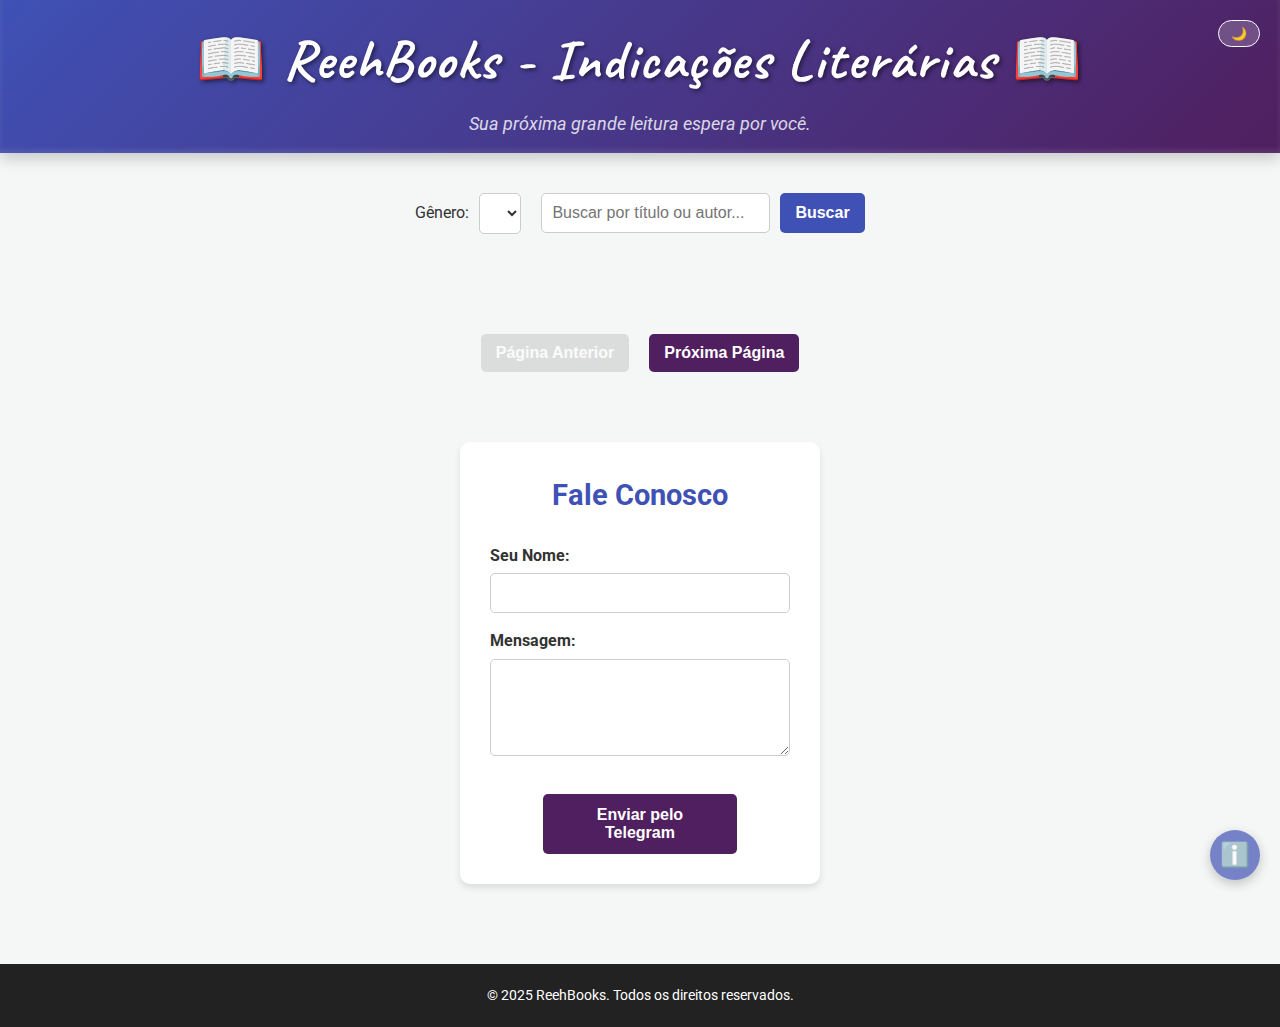
<file: index.html>
<!DOCTYPE html>
<html lang="pt-BR">

<head>
    <meta charset="UTF-8">
    <meta name="viewport" content="width=device-width, initial-scale=1.0">
    <title>Recomendação e Busca de Livros</title>
    <link rel="stylesheet" href="css/index.css">
</head>

<body>

    <header>
        <h1>📖 ReehBooks - Indicações Literárias 📖</h1>
        <button id="theme-toggle">🌙</button>
        <p>Sua próxima grande leitura espera por você.</p>
    </header>

    <main class="container">

        <div class="controls-area">
            <div class="filter-area">
                <label for="genre-select">Gênero:</label>
                <select id="genre-select"></select>
            </div>

            <div class="search-area">
                <input type="text" id="search-input" placeholder="Buscar por título ou autor...">
                <button id="search-btn">Buscar</button>
            </div>
        </div>

        <div id="results-container" class="results-container">
        </div>

        <div id="book-display" class="book-display">
        </div>

        <div class="pagination-controls">
            <button id="prev-page-btn" disabled>Página Anterior</button>
            <button id="next-page-btn">Próxima Página</button>
        </div>

        <section id="contact-form-section">
            <h2>Fale Conosco</h2>

            <form id="contact-form">
                <div class="form-group">
                    <label for="name">Seu Nome:</label>
                    <input type="text" id="name" name="name" required>
                </div>

                <div class="form-group">
                    <label for="message">Mensagem:</label>
                    <textarea id="message" name="message" rows="5" required></textarea>
                </div>

                <button type="button" id="submit-btn" onclick="sendMessage()">Enviar pelo Telegram</button>
            </form>
        </section>

    </main>

     <!-- Ícone fixo de sobre -->
    <a href="sobre.html" class="sobre-btn" title="Sobre o site">ℹ️</a> 
    
    <footer>
        <p>&copy; 2025 ReehBooks. Todos os direitos reservados.</p>
    </footer>

   

    <script>
        function sendMessage() {
            // É crucial que os IDs no seu HTML sejam 'name' e 'message'
            const nome = document.getElementById('name').value.trim();
            const mensagem = document.getElementById('message').value.trim();

            const telegramUser = 'Reeh200'; // O seu username do Telegram

            // Validação
            if (!nome || !mensagem) {
                alert('Por favor, preencha seu nome e a mensagem antes de enviar.');
                return;
            }

            // Construir a mensagem formatada para o Telegram
            const textoCompleto = `Novo Contato da Biblioteca:\n\nNome: ${nome}\n\nMensagem: ${mensagem}`;

            // Codificar o texto para ser seguro na URL
            const encodedMessage = encodeURIComponent(textoCompleto);

            // Montar o link do Telegram (usando o username e o parâmetro 'text')
            const link = `https://t.me/${telegramUser}?text=${encodedMessage}`;

            // Abrir o link em uma nova aba
            window.open(link, '_blank');
        }
    </script>
    <script>
        const themeToggle = document.getElementById('theme-toggle');
        const body = document.body;

        // Verifica se o usuário já tinha uma preferência salva
        if (localStorage.getItem('theme') === 'dark') {
            body.classList.add('dark-mode');
            themeToggle.textContent = '☀️';
        }

        themeToggle.addEventListener('click', () => {
            body.classList.toggle('dark-mode');

            // Salva a preferência e muda o texto do botão
            if (body.classList.contains('dark-mode')) {
                localStorage.setItem('theme', 'dark');
                themeToggle.textContent = '☀️';
            } else {
                localStorage.setItem('theme', 'light');
                themeToggle.textContent = '🌙';
            }
        });
    </script>
    <script src="js/index.js"></script>
</body>

</html>
</file>
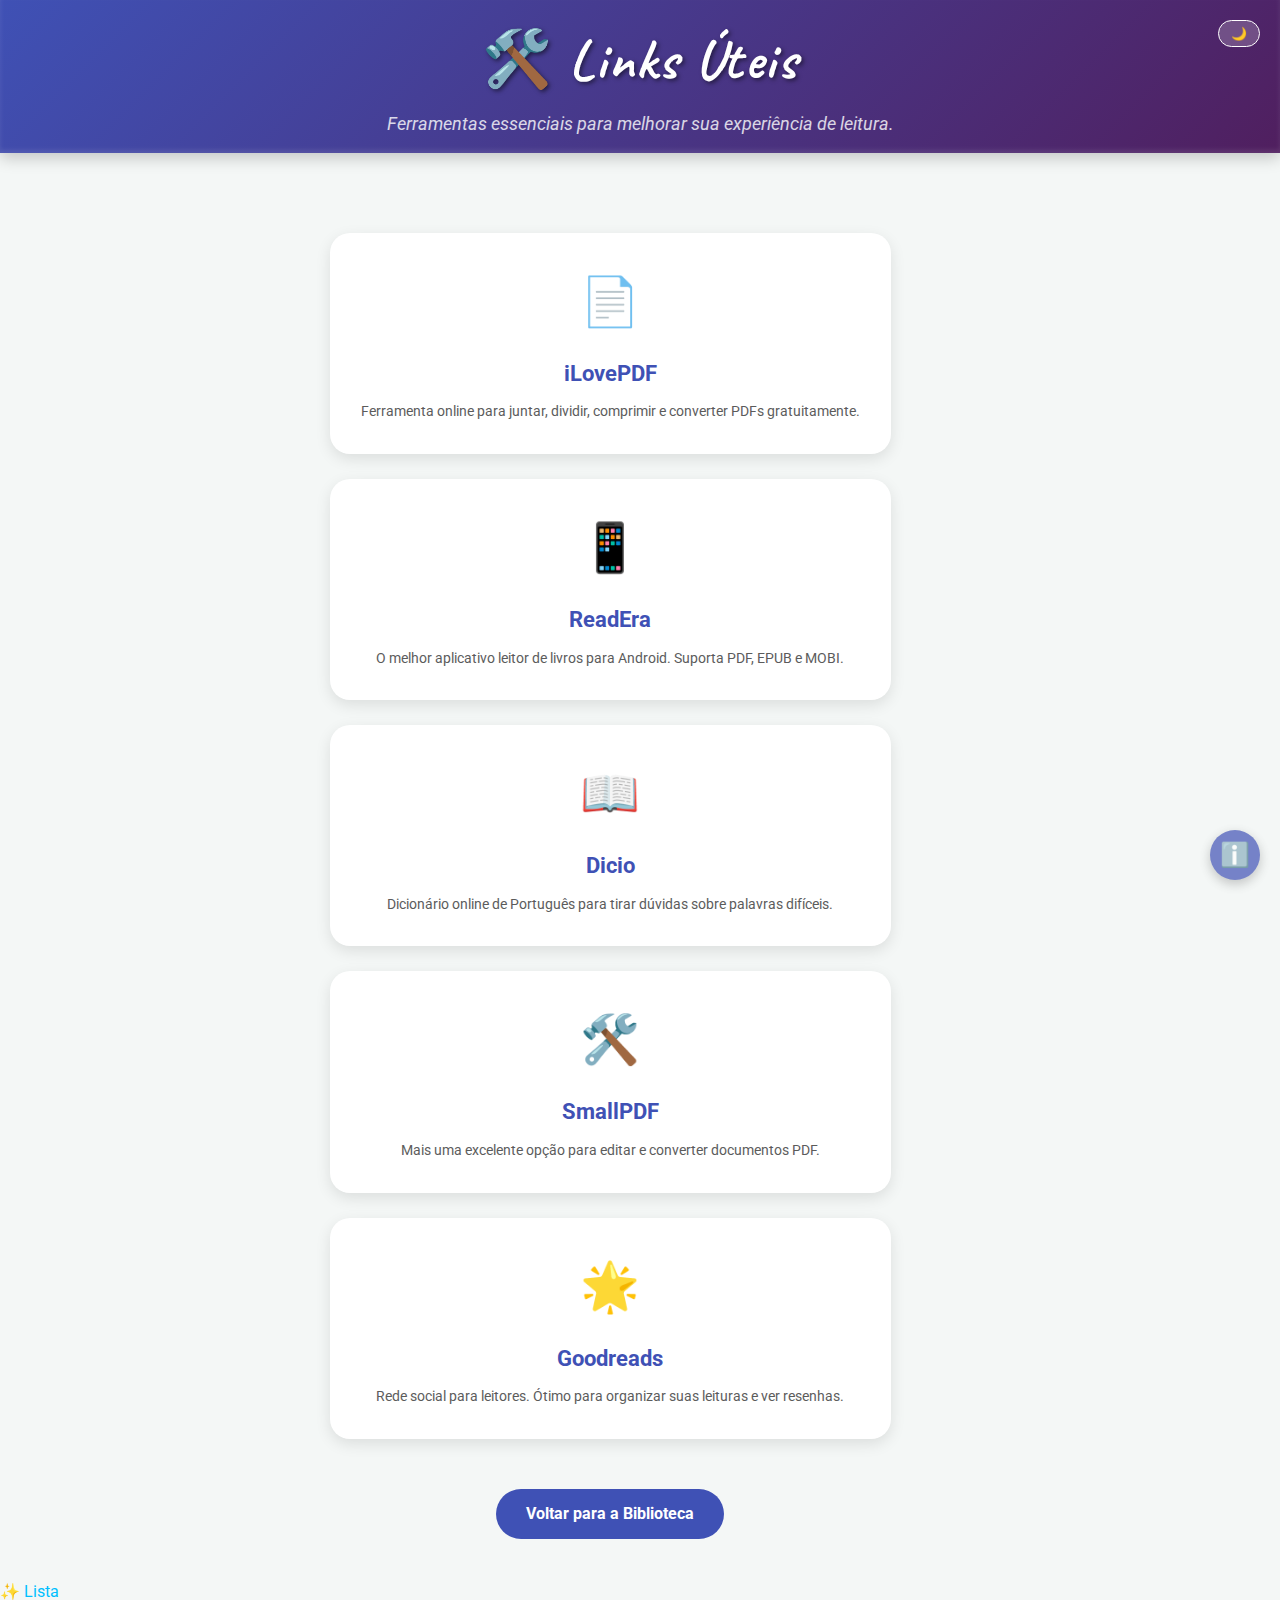
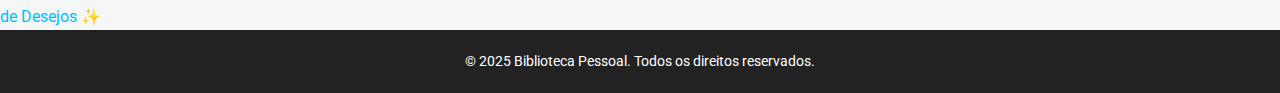
<file: links.html>
<!DOCTYPE html>
<html lang="pt-BR">
<head>
    <meta charset="UTF-8">
    <meta name="viewport" content="width=device-width, initial-scale=1.0">
    <title>Links Úteis - Ferramentas Literárias</title>
    <link rel="stylesheet" href="css/index.css"> <link rel="stylesheet" href="css/links.css"> </head>
<body>

    <header>
        <button id="theme-toggle">🌙</button>
        <h1>🛠️ Links Úteis</h1>
        <p>Ferramentas essenciais para melhorar sua experiência de leitura.</p>
    </header>

    <main class="container">
        <div id="links-container" class="links-grid">
            </div>

        <div class="navigation-area">
            <a href="index.html" class="btn-back">Voltar para a Biblioteca</a>
        </div>
    </main>

    <a href="desejos.html" class="wishlist-float-btn" title="Lista de Desejos">✨ Lista <br> de Desejos ✨</a>
    <a href="sobre.html" class="sobre-btn" title="Sobre o site">ℹ️</a>

    <footer>
        <p>&copy; 2025 Biblioteca Pessoal. Todos os direitos reservados.</p>
    </footer>

    <script src="js/links.js"></script>
    <script>
        // Lógica simples para renderizar os links
        document.addEventListener('DOMContentLoaded', () => {
            const container = document.getElementById('links-container');
            usefulLinks.forEach(link => {
                const card = document.createElement('a');
                card.href = link.url;
                card.target = "_blank";
                card.className = "link-card";
                card.innerHTML = `
                    <div class="link-icon">${link.icon}</div>
                    <h3>${link.name}</h3>
                    <p>${link.description}</p>
                `;
                container.appendChild(card);
            });
        });

        // Modo Escuro (Sincronizado)
        const themeToggle = document.getElementById('theme-toggle');
        if (localStorage.getItem('theme') === 'dark') document.body.classList.add('dark-mode');
        themeToggle.addEventListener('click', () => {
            document.body.classList.toggle('dark-mode');
            localStorage.setItem('theme', document.body.classList.contains('dark-mode') ? 'dark' : 'light');
        });
    </script>
</body>
</html>
</file>
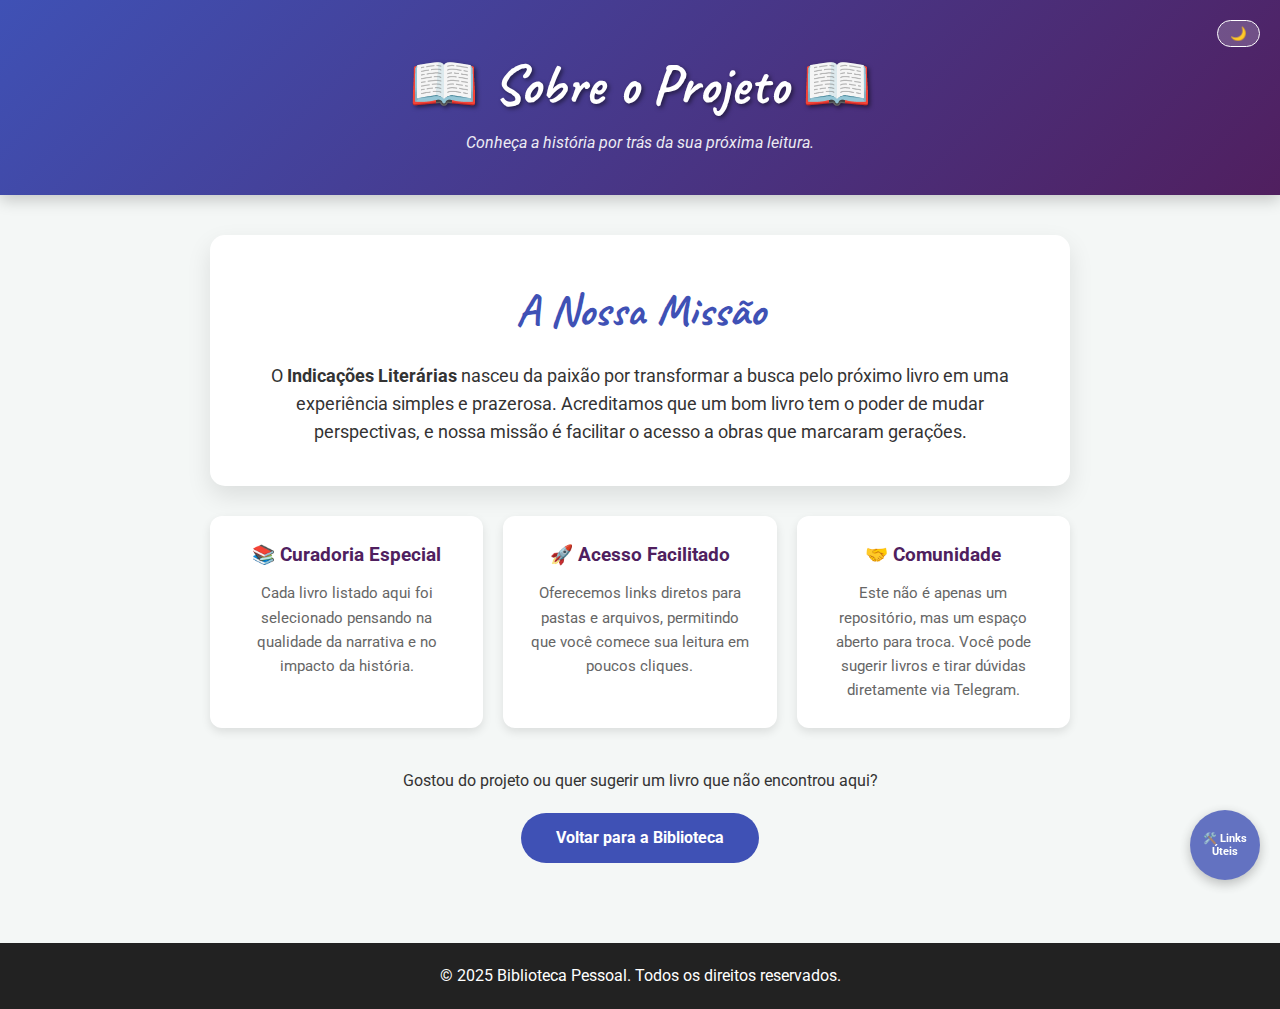
<file: sobre.html>
<!DOCTYPE html>
<html lang="pt-BR">
<head>
    <meta charset="UTF-8">
    <meta name="viewport" content="width=device-width, initial-scale=1.0">
    <title>Sobre - Indicações Literárias</title>
    <link rel="stylesheet" href="css/sobre.css">
</head>
<body>

    <header>
        <button id="theme-toggle">🌙</button>
        <h1>📖 Sobre o Projeto 📖</h1>
        <p>Conheça a história por trás da sua próxima leitura.</p>
    </header>

    <main class="container">
        <section class="about-content">
            <div class="about-card">
                <h2>A Nossa Missão</h2>
                <p>O <strong>Indicações Literárias</strong> nasceu da paixão por transformar a busca pelo próximo livro em uma experiência simples e prazerosa. Acreditamos que um bom livro tem o poder de mudar perspectivas, e nossa missão é facilitar o acesso a obras que marcaram gerações.</p>
            </div>

            <div class="about-features">
                <div class="feature-item">
                    <h3>📚 Curadoria Especial</h3>
                    <p>Cada livro listado aqui foi selecionado pensando na qualidade da narrativa e no impacto da história.</p>
                </div>
                <div class="feature-item">
                    <h3>🚀 Acesso Facilitado</h3>
                    <p>Oferecemos links diretos para pastas e arquivos, permitindo que você comece sua leitura em poucos cliques.</p>
                </div>
                <div class="feature-item">
                    <h3>🤝 Comunidade</h3>
                    <p>Este não é apenas um repositório, mas um espaço aberto para troca. Você pode sugerir livros e tirar dúvidas diretamente via Telegram.</p>
                </div>
            </div>

            <div class="about-cta">
                <p>Gostou do projeto ou quer sugerir um livro que não encontrou aqui?</p>
                <a href="index.html" class="btn-back">Voltar para a Biblioteca</a>
            </div>
        </section>
    </main>

        <a href="links.html" class="links-btn" title="Links Úteis">🛠️ Links Úteis</a>
    
    <footer>
        <p>&copy; 2025 Biblioteca Pessoal. Todos os direitos reservados.</p>
    </footer>

    <script>
        const themeToggle = document.getElementById('theme-toggle');
        const body = document.body;

        if (localStorage.getItem('theme') === 'dark') {
            body.classList.add('dark-mode');
            themeToggle.textContent = '☀️';
        }

        themeToggle.addEventListener('click', () => {
            body.classList.toggle('dark-mode');
            const isDark = body.classList.contains('dark-mode');
            localStorage.setItem('theme', isDark ? 'dark' : 'light');
            themeToggle.textContent = isDark ? '☀️' : '🌙';
        });
    </script>
</body>
</html>
</file>
<file: css/index.css>
@import url('https://fonts.googleapis.com/css2?family=Roboto:wght@400;700&display=swap');
@import url('https://fonts.googleapis.com/css2?family=Caveat:wght@600&display=swap');

/* --- Variáveis --- */
/* --- Variáveis (Modo Claro) --- */
:root {
    --primary-color: #3f51b5;
    --secondary-color: #501f5f;
    --bg-color: #f4f7f6;
    --card-bg: #ffffff;
    --text-color: #333;
    --text-secondary: #666;
    --border-color: #ccc;
    --shadow-light: rgba(0, 0, 0, 0.1);
    --telegram-color: #00bfff;
    --genre-bg: #4907ff25;
    --footer-bg: #222;
    --footer-text: #ffffff;
    --genre-text: #501f5f;
}

/* --- Reset e Estilos Gerais --- */
* {
    box-sizing: border-box;
    margin: 0;
    padding: 0;
}

body {
    font-family: 'Roboto', sans-serif;
    background-color: var(--bg-color);
    color: var(--text-color);
    line-height: 1.6;
    display: flex;
    flex-direction: column;
    min-height: 100vh;
}

a {
    color: var(--telegram-color);
    text-decoration: none;
}

a:hover {
    text-decoration: underline;
}

.hidden {
    display: none !important;
}

/* --- Variáveis (Modo Escuro) --- */
body.dark-mode {
    --bg-color: #121212;
    --card-bg: #1e1e1e;
    --text-color: #f0f0f0;
    --text-secondary: #bbb;
    --border-color: #444;
    --shadow-light: rgba(0, 0, 0, 0.5);
    --footer-bg: #000000;
    --footer-text: #bb86fc;
    --genre-bg: rgba(187, 134, 252, 0.2);
    --genre-text: #bb86fc;
}


/* --- Ajustes de aplicação das variáveis --- */
body {
    background-color: var(--bg-color);
    color: var(--text-color);
    transition: background 0.3s, color 0.3s;
    /* Transição suave */
}

/* Onde houver cores fixas de texto/borda, use as variáveis abaixo: */
.book-item,
#contact-form-section,
.result-item {
    background-color: var(--card-bg);
    box-shadow: 0 4px 10px var(--shadow-light);
}

.book-info-compact .author,
.book-description-short,
.result-details p {
    color: var(--text-secondary);
}

.form-group input,
.form-group textarea,
#genre-select,
#search-input {
    background-color: var(--card-bg);
    color: var(--text-color);
    border: 1px solid var(--border-color);
}

/* Estilo do Botão de Alternar (Coloque no Header) */
#theme-toggle {
    position: absolute;
    top: 20px;
    right: 20px;
    background: rgba(255, 255, 255, 0.2);
    border: 1px solid white;
    color: white;
    padding: 5px 12px;
    border-radius: 20px;
    cursor: pointer;
    font-size: 0.8em;
}

/* --- Header --- */
header {
    background: linear-gradient(135deg, var(--primary-color) 0%, var(--secondary-color) 100%);
    color: white;
    padding: 15px 0;
    text-align: center;
    box-shadow: 0 5px 15px rgba(0, 0, 0, 0.2), inset 0 -3px 5px rgba(255, 255, 255, 0.1);
}

header h1 {
    font-family: 'Caveat', cursive;
    font-size: 3.5em;
    letter-spacing: 1.5px;
    margin-bottom: 5px;
    text-shadow: 2px 2px 4px rgba(0, 0, 0, 0.5);
}

header p {
    font-size: 1.1em;
    font-style: italic;
    opacity: 0.8;
}

.container {
    flex: 1;
    max-width: 1200px;
    margin: 40px auto;
    padding: 0 20px;
    display: flex;
    flex-direction: column;
    align-items: center;
}

/* --- Estilos Comuns (Inputs e Botões) --- */

/* Estilo comum para campos de input e textarea */
.form-group input[type="text"],
.form-group textarea,
#genre-select,
#search-input {
    padding: 10px;
    border: 1px solid #ccc;
    border-radius: 5px;
    font-size: 1em;
    width: 100%;
    transition: border-color 0.2s;
}

.form-group input[type="text"]:focus,
.form-group textarea:focus {
    border-color: var(--secondary-color);
    outline: none;
}

/* Estilo comum para todos os botões principais */
#search-btn,
#prev-page-btn,
#next-page-btn,
#submit-btn,
.pdf-link {
    color: white;
    border: none;
    padding: 10px 15px;
    border-radius: 5px;
    cursor: pointer;
    font-size: 1em;
    font-weight: bold;
    transition: background-color 0.2s, opacity 0.2s;
}

/* Estilo primário dos botões */
#search-btn {
    background-color: var(--primary-color);
}

#search-btn:hover {
    background-color: #303f9f;
}

/* Estilo secundário dos botões */
#prev-page-btn,
#next-page-btn,
#submit-btn,
.pdf-link {
    background-color: var(--secondary-color);
}

#prev-page-btn:hover,
#next-page-btn:hover,
#submit-btn:hover,
.pdf-link:hover {
    background-color: #5c0464;
}

#prev-page-btn:disabled {
    background-color: #ccc;
    cursor: not-allowed;
    opacity: 0.6;
}

/* --- Controles (Busca e Filtro) --- */
.controls-area {
    width: 100%;
    max-width: 1100px;
    display: flex;
    justify-content: space-between;
    align-items: center;
    margin-bottom: 30px;
    gap: 20px;
}

.filter-area {
    display: flex;
    align-items: center;
    gap: 10px;
}

.search-area {
    display: flex;
    gap: 10px;
    flex-grow: 1;
    max-width: 400px;
}

#search-input {
    flex-grow: 1;
}

/* Controles de Paginação */
.pagination-controls {
    display: flex;
    gap: 20px;
    margin-top: 10px;
    margin-bottom: 30px;
    justify-content: center;
    width: 100%;
}

/* --- Exibição de Livros (Detalhes e Lista) --- */
.book-display {
    width: 100%;
    max-width: 1100px;
    display: flex;
    justify-content: center;
    gap: 30px;
    margin-bottom: 30px;
    flex-wrap: wrap;
}

.book-item {
    background-color: var(--card-bg);
    border-radius: 10px;
    box-shadow: 0 4px 10px var(--shadow-light);
    padding: 15px;
    width: 45%;
    min-width: 300px;
    display: flex;
    flex-direction: row;
    align-items: flex-start;
    text-align: left;
    gap: 15px;
    transition: transform 0.3s ease-in-out;
}

.book-item:hover {
    transform: translateY(-5px);
}

.book-item img {
    width: 120px;
    height: 180px;
    max-width: none;
    border-radius: 5px;
    box-shadow: 0 2px 5px var(--shadow-medium);
    object-fit: contain;
    background-color: #f0f0f0;
}

.book-info-compact {
    flex-grow: 1;
    display: flex;
    flex-direction: column;
    height: 100%;
}

.book-info-compact h3 {
    color: var(--primary-color);
    font-size: 1.2em;
    margin: 0 0 5px 0;
}

.book-info-compact .author {
    font-style: italic;
    color: #666;
    font-size: 0.9em;
    display: block;
    margin-bottom: 5px;
}

.genre-tag {
    font-size: 0.8em;
    font-weight: bold;
    /* Deixa o texto mais nítido */
    color: var(--genre-text);
    background-color: var(--genre-bg);
    padding: 3px 10px;
    border-radius: 12px;
    display: inline-block;
    margin-bottom: 8px;
    transition: all 0.3s ease;
    /* Para a mudança de cor ser suave */
}

.book-description-short {
    display: block !important;
    margin-top: 5px;
    margin-bottom: 10px;
    font-size: 0.85em;
    color: #555;
    line-height: 1.4;
    text-align: justify;
    flex-grow: 1;
}

/* Estilos do Botão Link (PDF) - Usa estilos comuns definidos acima */
.pdf-link {
    display: block;
    margin-top: auto;
    padding: 8px 15px;
    text-decoration: none;
    width: fit-content;
    margin-left: auto;
    margin-right: auto;
}

/* Contêiner de Resultados da Busca (Lista) */
.results-container {
    width: 100%;
    max-width: 700px;
    display: flex;
    flex-direction: column;
    gap: 15px;
    margin-bottom: 30px;
}

.result-item {
    background-color: var(--card-bg);
    border: 1px solid #e0e0e0;
    border-radius: 8px;
    padding: 15px;
    display: flex;
    gap: 15px;
    align-items: center;
    box-shadow: 0 1px 3px rgba(0, 0, 0, 0.05);
}

.result-item img {
    width: 60px;
    height: 90px;
    border-radius: 3px;
    object-fit: contain;
    background-color: #f0f0f0;
}

.result-details h3 {
    margin: 0 0 5px 0;
    color: var(--primary-color);
    font-size: 1.2em;
}

.result-details p {
    margin: 0;
    font-size: 0.9em;
    color: #666;
}

/* --- Formulário de Contato --- */
#contact-form-section {
    width: 80%;
    max-width: 400px;
    margin: 40px auto;
    /* Usando 40px para consistência com o container */
    padding: 30px;
    background-color: var(--card-bg);
    border-radius: 10px;
    box-shadow: 0 4px 6px var(--shadow-light);
    text-align: center;
}

#contact-form-section h2 {
    color: var(--primary-color);
    margin-bottom: 25px;
    font-size: 1.8em;
}

#contact-form {
    display: flex;
    flex-direction: column;
    gap: 15px;
    text-align: left;
}

.form-group label {
    display: block;
    margin-bottom: 5px;
    font-weight: bold;
    color: var(--text-color);
}

#submit-btn {
    padding: 12px 25px;
    margin-top: 15px;
    align-self: center;
    width: 65%;
}

/* --- Rodapé --- */
footer {
    background-color: var(--footer-bg);
    color: white;
    text-align: center;
    padding: 20px 0;
    margin-top: auto;
    font-size: 0.9em;
    transition: background-color 0.3s; /* Suaviza a troca de cor */
}

/* Estilo unificado para o botão flutuante de sobre */
.sobre-btn {
    position: fixed;
    bottom: 20px;       /* Distância do fundo */
    right: 20px;        /* Distância da direita */
    width: 50px;        /* Largura fixa para ser redondo */
    height: 50px;       /* Altura fixa para ser redondo */
    background-color: var(--primary-color);
    color: white;
    text-decoration: none;
    
    /* Centraliza o ícone ℹ️ dentro do círculo */
    display: flex;
    align-items: center;
    justify-content: center;
    
    font-size: 24px;
    border-radius: 50%; /* Faz o botão ser um círculo perfeito */
    box-shadow: 0 4px 12px rgba(0, 0, 0, 0.3);
    z-index: 10000;     /* Garante que fique acima do footer */
    opacity: 0.7;
    transition: all 0.3s ease;
}

.sobre-btn:hover {
    opacity: 1;
    transform: scale(1.1) rotate(10deg); /* Aumenta e gira levemente */
    background-color: var(--secondary-color);
}

/* Garante visibilidade no Modo Escuro */
body.dark-mode .sobre-btn {
    background-color: var(--secondary-color);
    box-shadow: 0 4px 15px rgba(0, 0, 0, 0.6);
}

/* --- Responsividade (Ajustes para Celulares) --- */
@media (max-width: 850px) {

    .controls-area {
        flex-direction: column;
        align-items: stretch;
    }

    .search-area,
    .filter-area {
        width: 100%;
        max-width: none;
    }

    .book-display {
        gap: 15px;
    }

    .book-item {
        width: 95%;
        min-width: unset;
    }

    .pagination-controls {
        flex-direction: row;
        gap: 10px;
    }

    #submit-btn {
        width: 80%;
    }

    #contact-form-section {
        padding: 20px;
        margin-left: 10px;
        margin-right: 10px;
    }
}
</file>
<file: css/links.css>
.links-grid {
    display: grid;
    grid-template-columns: repeat(auto-fit, minmax(280px, 1fr));
    gap: 25px;
    margin-top: 40px;
}

.link-card {
    background: var(--card-bg);
    padding: 30px;
    border-radius: 20px;
    text-decoration: none;
    color: var(--text-color);
    text-align: center;
    box-shadow: 0 5px 15px var(--shadow-light);
    transition: all 0.3s ease;
    border: 1px solid transparent;
}

.link-card:hover {
    transform: translateY(-8px);
    border-color: var(--primary-color);
    box-shadow: 0 10px 25px var(--shadow-light);
}

.link-icon {
    font-size: 3rem;
    margin-bottom: 15px;
}

.link-card h3 {
    color: var(--primary-color);
    margin-bottom: 10px;
    font-size: 1.4rem;
}

.link-card p {
    font-size: 0.9rem;
    line-height: 1.5;
    opacity: 0.8;
}

.navigation-area {
    margin-top: 50px;
    text-align: center;
}

.btn-back {
    display: inline-block;
    padding: 12px 30px;
    background: var(--primary-color);
    color: white !important;
    text-decoration: none;
    border-radius: 25px;
    font-weight: bold;
    transition: 0.3s;
}

.btn-back:hover { background: var(--secondary-color); }

/* Ajuste para garantir que o container não seja esmagado pelos botões flutuantes à direita */
.container {
    padding-right: 80px;
}

@media (max-width: 600px) {
    .container { padding-right: 15px; }
    .link-card { padding: 20px; }
}
</file>
<file: css/sobre.css>
@import url('https://fonts.googleapis.com/css2?family=Roboto:wght@400;700&family=Caveat:wght@600&display=swap');

/* --- Variáveis (Mesmo padrão do Index) --- */
:root {
    --primary-color: #3f51b5;
    --secondary-color: #501f5f;
    --bg-color: #f4f7f6;
    --card-bg: #ffffff;
    --text-color: #333;
    --text-secondary: #666;
    --shadow-light: rgba(0, 0, 0, 0.1);
    --footer-bg: #222;
}

body.dark-mode {
    --bg-color: #121212;
    --card-bg: #1e1e1e;
    --text-color: #f0f0f0;
    --text-secondary: #bbb;
    --shadow-light: rgba(0, 0, 0, 0.5);
    --footer-bg: #000000;
}

/* --- Reset e Base --- */
* {
    box-sizing: border-box;
    margin: 0;
    padding: 0;
}

body {
    font-family: 'Roboto', sans-serif;
    background-color: var(--bg-color);
    color: var(--text-color);
    line-height: 1.6;
    display: flex;
    flex-direction: column;
    min-height: 100vh;
    transition: background 0.3s, color 0.3s;
}

/* --- Header (Estilo Desenhado) --- */
header {
    background: linear-gradient(135deg, var(--primary-color) 0%, var(--secondary-color) 100%);
    color: white;
    padding: 40px 0;
    text-align: center;
    position: relative;
    box-shadow: 0 5px 15px rgba(0, 0, 0, 0.2);
}

header h1 {
    font-family: 'Caveat', cursive;
    font-size: 3.5em;
    text-shadow: 2px 2px 4px rgba(0, 0, 0, 0.5);
}

header p {
    font-style: italic;
    opacity: 0.9;
}

#theme-toggle {
    position: absolute;
    top: 20px;
    right: 20px;
    background: rgba(255, 255, 255, 0.2);
    border: 1px solid white;
    color: white;
    padding: 5px 12px;
    border-radius: 20px;
    cursor: pointer;
}

/* --- Conteúdo Principal --- */
.container {
    flex: 1;
    max-width: 900px;
    margin: 40px auto;
    padding: 0 20px;
}

.about-content {
    animation: fadeIn 0.8s ease-out;
}

.about-card {
    background-color: var(--card-bg);
    padding: 40px;
    border-radius: 15px;
    box-shadow: 0 10px 25px var(--shadow-light);
    margin-bottom: 30px;
    text-align: center;
}

.about-card h2 {
    font-family: 'Caveat', cursive;
    color: var(--primary-color);
    font-size: 2.8em;
    margin-bottom: 15px;
}

.about-card p {
    font-size: 1.1em;
    color: var(--text-color);
}

/* --- Grid de Diferenciais --- */
.about-features {
    display: grid;
    grid-template-columns: repeat(auto-fit, minmax(250px, 1fr));
    gap: 20px;
    margin-bottom: 40px;
}

.feature-item {
    background-color: var(--card-bg);
    padding: 25px;
    border-radius: 12px;
    box-shadow: 0 4px 10px var(--shadow-light);
    text-align: center;
    transition: transform 0.3s;
}

.feature-item:hover {
    transform: translateY(-5px);
}

.feature-item h3 {
    color: var(--secondary-color);
    margin-bottom: 10px;
}

.feature-item p {
    font-size: 0.95em;
    color: var(--text-secondary);
}

/* --- Call to Action e Botão --- */
.about-cta {
    text-align: center;
    margin-bottom: 40px;
}

.btn-back {
    display: inline-block;
    margin-top: 20px;
    padding: 12px 35px;
    background-color: var(--primary-color);
    color: white !important;
    text-decoration: none;
    font-weight: bold;
    border-radius: 30px;
    transition: background 0.3s, transform 0.2s;
}

.btn-back:hover {
    background-color: var(--secondary-color);
    transform: scale(1.05);
}

/* Estilo unificado para o botão de Links Úteis na página Sobre */
.links-btn {
    position: fixed;
    bottom: 20px;
    right: 20px;
    
    /* Tamanho fixo para forçar a quebra do texto e ser redondo */
    width: 70px; 
    height: 70px;
    
    background-color: var(--primary-color);
    color: white !important;
    text-decoration: none;
    
    /* Centralização total do texto quebrado */
    display: flex;
    align-items: center;
    justify-content: center;
    text-align: center;
    
    /* Ajuste da fonte para caber no círculo */
    font-size: 11px;
    font-weight: bold;
    line-height: 1.2;
    padding: 8px;
    
    border-radius: 50%;
    box-shadow: 0 4px 12px rgba(0, 0, 0, 0.3);
    z-index: 10000;
    opacity: 0.8;
    transition: all 0.3s ease;
    
    /* Garante a quebra de linha */
    word-wrap: break-word;
    overflow: hidden;
}

.links-btn:hover {
    opacity: 1;
    transform: scale(1.1) rotate(5deg); /* Gira levemente para combinar com o estilo */
    background-color: var(--secondary-color);
    box-shadow: 0 6px 15px rgba(0, 0, 0, 0.4);
}

/* Ajuste para telas pequenas */
@media (max-width: 600px) {
    .links-btn {
        width: 60px;
        height: 60px;
        font-size: 9px;
        bottom: 15px;
        right: 15px;
    }
}

/* --- Footer --- */
footer {
    background-color: var(--footer-bg);
    color: white;
    text-align: center;
    padding: 20px 0;
    margin-top: auto;
}

/* --- Animação --- */
@keyframes fadeIn {
    from { opacity: 0; transform: translateY(20px); }
    to { opacity: 1; transform: translateY(0); }
}

/* --- Responsividade --- */
@media (max-width: 600px) {
    header h1 { font-size: 2.5em; }
    .about-card { padding: 25px; }
}
</file>
